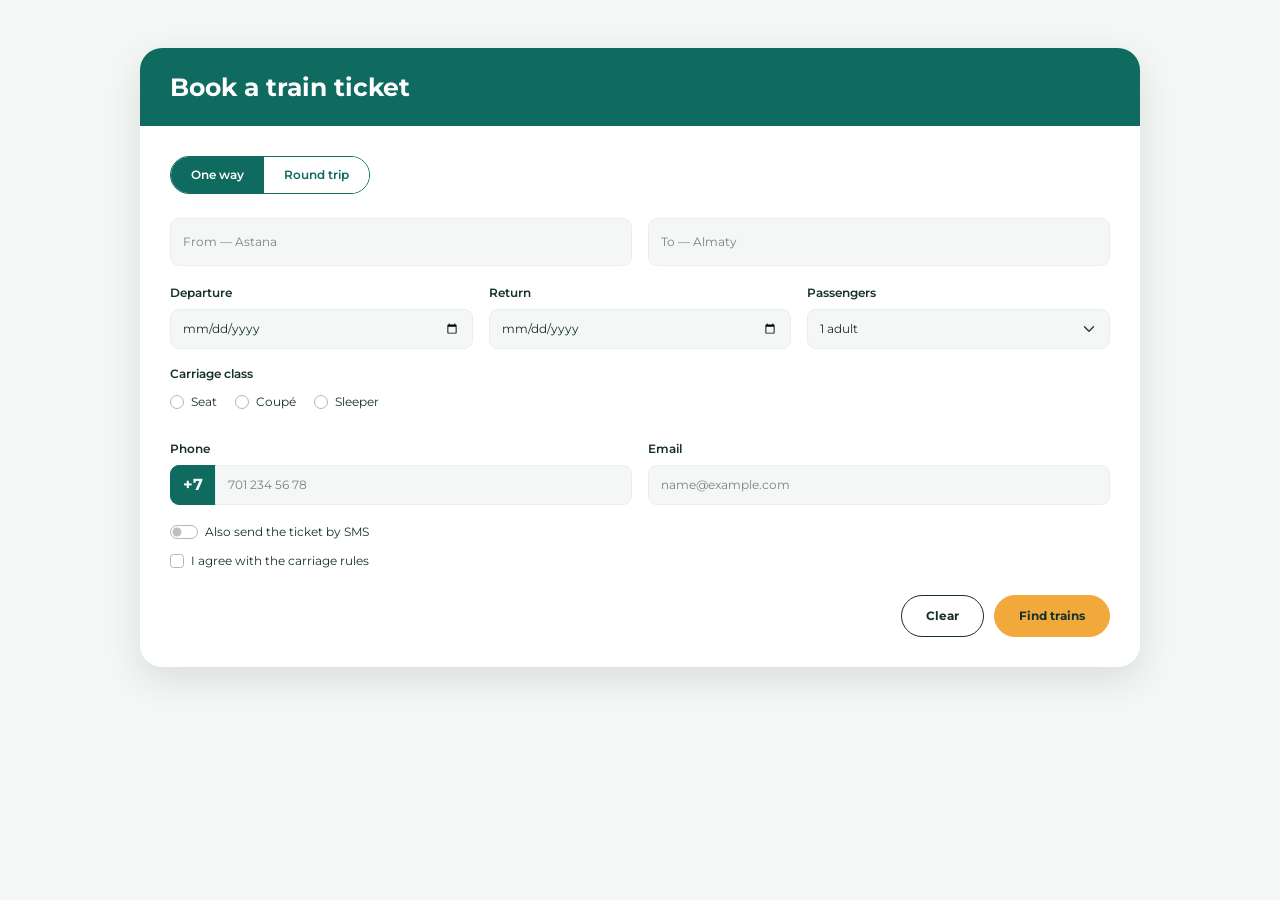
<file: index.html>
<!DOCTYPE html>
<html lang="en">
<head>
    <meta charset="UTF-8">
    <meta name="viewport" content="width=device-width, initial-scale=1.0">

    <title>Book a Train Ticket</title>

    <!-- Bootstrap CSS -->
    <link
        href="https://cdn.jsdelivr.net/npm/bootstrap@5.3.3/dist/css/bootstrap.min.css"
        rel="stylesheet"
    >

    <!-- Montserrat font -->
    <link rel="preconnect" href="https://fonts.googleapis.com">
    <link rel="preconnect" href="https://fonts.gstatic.com" crossorigin>
    <link
        href="https://fonts.googleapis.com/css2?family=Montserrat:wght@400;500;600;700&display=swap"
        rel="stylesheet"
    >

    <!-- Our CSS -->
    <link rel="stylesheet" href="style.css">
</head>

<body>
    <main class="container py-4 py-lg-5">
        <div class="booking-card mx-auto">

            <header class="booking-header">
                <h1>Book a train ticket</h1>
            </header>

            <form class="booking-form" action="#" method="get">

                <!-- Trip type -->
                <fieldset class="mb-4">
                    <legend class="visually-hidden">Trip type</legend>

                    <div class="trip-options">
                        <input
                            type="radio"
                            class="btn-check"
                            name="trip"
                            id="one-way"
                            value="one-way"
                            checked
                        >
                        <label class="btn trip-btn" for="one-way">
                            One way
                        </label>

                        <input
                            type="radio"
                            class="btn-check"
                            name="trip"
                            id="round-trip"
                            value="round-trip"
                        >
                        <label class="btn trip-btn" for="round-trip">
                            Round trip
                        </label>
                    </div>
                </fieldset>

                <!-- From and To -->
                <div class="row g-3 mb-3">
                    <div class="col-12 col-md-6">
                        <label for="from" class="visually-hidden">
                            From
                        </label>
                        <input
                            type="text"
                            class="form-control location-input"
                            id="from"
                            name="from"
                            placeholder="From — Astana"
                            aria-label="From"
                            required
                        >
                    </div>

                    <div class="col-12 col-md-6">
                        <label for="to" class="visually-hidden">
                            To
                        </label>
                        <input
                            type="text"
                            class="form-control location-input"
                            id="to"
                            name="to"
                            placeholder="To — Almaty"
                            aria-label="To"
                            required
                        >
                    </div>
                </div>

                <!-- Dates and passengers -->
                <div class="row g-3 mb-3">
                    <div class="col-12 col-md-4">
                        <label for="departure" class="form-label">
                            Departure
                        </label>
                        <input
                            type="date"
                            class="form-control"
                            id="departure"
                            name="departure"
                            required
                        >
                    </div>

                    <div class="col-12 col-md-4">
                        <label for="return" class="form-label">
                            Return
                        </label>
                        <input
                            type="date"
                            class="form-control"
                            id="return"
                            name="return"
                        >
                    </div>

                    <div class="col-12 col-md-4">
                        <label for="passengers" class="form-label">
                            Passengers
                        </label>
                        <select
                            class="form-select"
                            id="passengers"
                            name="passengers"
                        >
                            <option value="1" selected>1 adult</option>
                            <option value="2">2 adults</option>
                            <option value="3">3 adults</option>
                            <option value="4">4 adults</option>
                            <option value="5">5 adults</option>
                            <option value="6">6 adults</option>
                        </select>
                    </div>
                </div>

                <!-- Carriage class -->
                <fieldset class="mb-4">
                    <legend class="form-label">Carriage class</legend>

                    <div class="class-options">
                        <div class="form-check">
                            <input
                                class="form-check-input"
                                type="radio"
                                name="carriage"
                                id="seat"
                                value="seat"
                                required
                            >
                            <label class="form-check-label" for="seat">
                                Seat
                            </label>
                        </div>

                        <div class="form-check">
                            <input
                                class="form-check-input"
                                type="radio"
                                name="carriage"
                                id="coupe"
                                value="coupe"
                            >
                            <label class="form-check-label" for="coupe">
                                Coupé
                            </label>
                        </div>

                        <div class="form-check">
                            <input
                                class="form-check-input"
                                type="radio"
                                name="carriage"
                                id="sleeper"
                                value="sleeper"
                            >
                            <label class="form-check-label" for="sleeper">
                                Sleeper
                            </label>
                        </div>
                    </div>
                </fieldset>

                <!-- Phone and email -->
                <div class="row g-3 mb-3">
                    <div class="col-12 col-md-6">
                        <label for="phone" class="form-label">
                            Phone
                        </label>

                        <div class="input-group">
                            <span class="input-group-text country-code">
                                +7
                            </span>
                            <input
                                type="tel"
                                class="form-control"
                                id="phone"
                                name="phone"
                                placeholder="701 234 56 78"
                                autocomplete="tel-national"
                                required
                            >
                        </div>
                    </div>

                    <div class="col-12 col-md-6">
                        <label for="email" class="form-label">
                            Email
                        </label>
                        <input
                            type="email"
                            class="form-control"
                            id="email"
                            name="email"
                            placeholder="name@example.com"
                            autocomplete="email"
                            required
                        >
                    </div>
                </div>

                <!-- Optional SMS -->
                <div class="form-check form-switch mb-2">
                    <input
                        class="form-check-input"
                        type="checkbox"
                        role="switch"
                        id="sms"
                        name="sms"
                        value="yes"
                    >
                    <label class="form-check-label" for="sms">
                        Also send the ticket by SMS
                    </label>
                </div>

                <!-- Required agreement -->
                <div class="form-check mb-4">
                    <input
                        class="form-check-input"
                        type="checkbox"
                        id="agreement"
                        name="agreement"
                        value="yes"
                        required
                    >
                    <label class="form-check-label" for="agreement">
                        I agree with the carriage rules
                    </label>
                </div>

                <!-- Buttons -->
                <div class="form-actions">
                    <button
                        type="reset"
                        class="btn clear-btn"
                    >
                        Clear
                    </button>

                    <button
                        type="submit"
                        class="btn find-btn"
                    >
                        Find trains
                    </button>
                </div>

            </form>
        </div>
    </main>
</body>
</html>
</file>
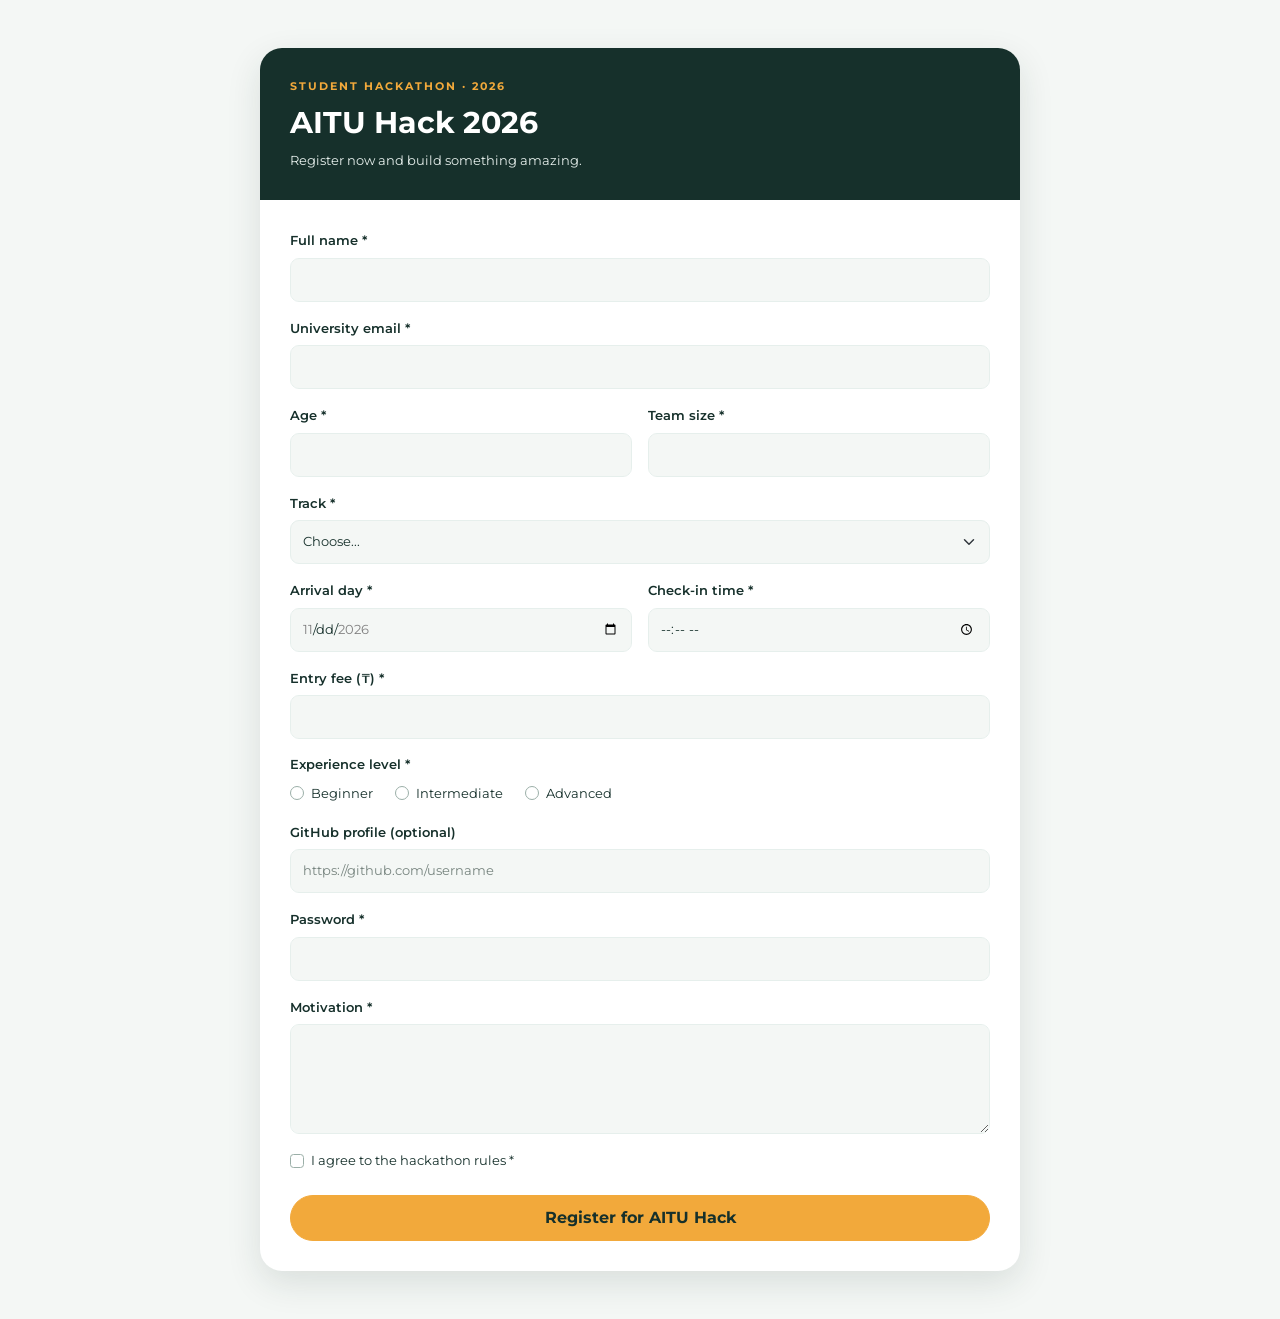
<file: task2.html>
<!DOCTYPE html>
<html lang="en">
<head>
    <meta charset="UTF-8">
    <meta name="viewport" content="width=device-width, initial-scale=1.0">

    <title>AITU Hack 2026 Registration</title>

    <link
        href="https://cdn.jsdelivr.net/npm/bootstrap@5.3.3/dist/css/bootstrap.min.css"
        rel="stylesheet"
    >

    <link rel="preconnect" href="https://fonts.googleapis.com">
    <link rel="preconnect" href="https://fonts.gstatic.com" crossorigin>
    <link
        href="https://fonts.googleapis.com/css2?family=Montserrat:wght@400;500;600;700&display=swap"
        rel="stylesheet"
    >

    <link rel="stylesheet" href="style.css">
</head>

<body class="hackathon-page">

<main class="container py-4 py-lg-5">
    <div class="hackathon-card mx-auto">

        <header class="hackathon-header">
            <p class="hackathon-label">STUDENT HACKATHON · 2026</p>
            <h1>AITU Hack 2026</h1>
            <p>Register now and build something amazing.</p>
        </header>

        <form class="hackathon-form" action="#" method="get">

            <!-- Full name -->
            <div class="mb-3">
                <label for="full-name" class="form-label">
                    Full name *
                </label>

                <input
                    type="text"
                    class="form-control"
                    id="full-name"
                    name="full_name"
                    minlength="2"
                    maxlength="40"
                    required
                    autocomplete="name"
                    aria-describedby="name-error"
                >

                <div class="invalid-feedback" id="name-error">
                    Enter a name containing 2–40 characters.
                </div>
            </div>

            <!-- University email -->
            <div class="mb-3">
                <label for="university-email" class="form-label">
                    University email *
                </label>

                <input
                    type="email"
                    class="form-control"
                    id="university-email"
                    name="university_email"
                    required
                    autocomplete="email"
                    aria-describedby="email-error"
                >

                <div class="invalid-feedback" id="email-error">
                    Enter a valid email address.
                </div>
            </div>

            <!-- Age and team size -->
            <div class="row g-3 mb-3">
                <div class="col-12 col-md-6">
                    <label for="age" class="form-label">
                        Age *
                    </label>

                    <input
                        type="number"
                        class="form-control"
                        id="age"
                        name="age"
                        min="16"
                        max="30"
                        step="1"
                        required
                        aria-describedby="age-error"
                    >

                    <div class="invalid-feedback" id="age-error">
                        Age must be a whole number from 16 to 30.
                    </div>
                </div>

                <div class="col-12 col-md-6">
                    <label for="team-size" class="form-label">
                        Team size *
                    </label>

                    <input
                        type="number"
                        class="form-control"
                        id="team-size"
                        name="team_size"
                        min="1"
                        max="4"
                        step="1"
                        required
                        aria-describedby="team-error"
                    >

                    <div class="invalid-feedback" id="team-error">
                        Choose a whole number from 1 to 4.
                    </div>
                </div>
            </div>

            <!-- Track -->
            <div class="mb-3">
                <label for="track" class="form-label">
                    Track *
                </label>

                <select
                    class="form-select"
                    id="track"
                    name="track"
                    required
                    aria-describedby="track-error"
                >
                    <option value="" selected disabled>Choose...</option>
                    <option value="Web">Web</option>
                    <option value="Mobile">Mobile</option>
                    <option value="AI">AI</option>
                    <option value="GameDev">GameDev</option>
                </select>

                <div class="invalid-feedback" id="track-error">
                    Please select a track.
                </div>
            </div>

            <!-- Arrival date and check-in time -->
            <div class="row g-3 mb-3">
                <div class="col-12 col-md-6">
                    <label for="arrival-day" class="form-label">
                        Arrival day *
                    </label>

                    <input
                        type="date"
                        class="form-control"
                        id="arrival-day"
                        name="arrival_day"
                        min="2026-11-20"
                        max="2026-11-22"
                        required
                        aria-describedby="arrival-error"
                    >

                    <div class="invalid-feedback" id="arrival-error">
                        Choose a date from November 20 to 22, 2026.
                    </div>
                </div>

                <div class="col-12 col-md-6">
                    <label for="check-in" class="form-label">
                        Check-in time *
                    </label>

                    <input
                        type="time"
                        class="form-control"
                        id="check-in"
                        name="check_in"
                        min="09:00"
                        max="18:00"
                        step="1800"
                        required
                        aria-describedby="time-error"
                    >

                    <div class="invalid-feedback" id="time-error">
                        Choose a time from 09:00 to 18:00
                        in 30-minute intervals.
                    </div>
                </div>
            </div>

            <!-- Entry fee -->
            <div class="mb-3">
                <label for="entry-fee" class="form-label">
                    Entry fee (₸) *
                </label>

                <input
                    type="number"
                    class="form-control"
                    id="entry-fee"
                    name="entry_fee"
                    min="0"
                    max="5000"
                    step="500"
                    required
                    aria-describedby="fee-error"
                >

                <div class="invalid-feedback" id="fee-error">
                    Enter an amount from 0 to 5000 in steps of 500 ₸.
                </div>
            </div>

            <!-- Experience level -->
            <fieldset class="mb-3">
                <legend class="form-label">Experience level *</legend>

                <div class="experience-options">
                    <div class="form-check">
                        <input
                            class="form-check-input"
                            type="radio"
                            name="experience"
                            id="beginner"
                            value="Beginner"
                            required
                        >
                        <label class="form-check-label" for="beginner">
                            Beginner
                        </label>
                    </div>

                    <div class="form-check">
                        <input
                            class="form-check-input"
                            type="radio"
                            name="experience"
                            id="intermediate"
                            value="Intermediate"
                        >
                        <label class="form-check-label" for="intermediate">
                            Intermediate
                        </label>
                    </div>

                    <div class="form-check">
                        <input
                            class="form-check-input"
                            type="radio"
                            name="experience"
                            id="advanced"
                            value="Advanced"
                        >
                        <label class="form-check-label" for="advanced">
                            Advanced
                        </label>
                    </div>
                </div>

                <div class="invalid-feedback" id="experience-error">
                    Select your experience level.
                </div>
            </fieldset>

            <!-- GitHub profile -->
            <div class="mb-3">
                <label for="github" class="form-label">
                    GitHub profile (optional)
                </label>

                <input
                    type="url"
                    class="form-control"
                    id="github"
                    name="github"
                    placeholder="https://github.com/username"
                    aria-describedby="github-error"
                >

                <div class="invalid-feedback" id="github-error">
                    Enter a complete URL, including https://.
                </div>
            </div>

            <!-- Password -->
            <div class="mb-3">
                <label for="password" class="form-label">
                    Password *
                </label>

                <input
                    type="password"
                    class="form-control"
                    id="password"
                    name="password"
                    minlength="8"
                    maxlength="20"
                    required
                    autocomplete="new-password"
                    aria-describedby="password-error"
                >

                <div class="invalid-feedback" id="password-error">
                    Password must contain 8–20 characters.
                </div>
            </div>

            <!-- Motivation -->
            <div class="mb-3">
                <label for="motivation" class="form-label">
                    Motivation *
                </label>

                <textarea
                    class="form-control"
                    id="motivation"
                    name="motivation"
                    rows="4"
                    minlength="50"
                    maxlength="300"
                    required
                    aria-describedby="motivation-error"
                ></textarea>

                <div class="invalid-feedback" id="motivation-error">
                    Write between 50 and 300 characters.
                </div>
            </div>

            <!-- Agreement -->
            <div class="mb-4">
                <div class="form-check">
                    <input
                        class="form-check-input"
                        type="checkbox"
                        id="rules"
                        name="rules"
                        value="accepted"
                        required
                        aria-describedby="rules-error"
                    >

                    <label class="form-check-label" for="rules">
                        I agree to the hackathon rules *
                    </label>
                </div>

                <div class="invalid-feedback" id="rules-error">
                    You must agree to the rules.
                </div>
            </div>

            <button type="submit" class="btn hackathon-submit">
                Register for AITU Hack
            </button>

        </form>
    </div>
</main>

</body>
</html>
</file>
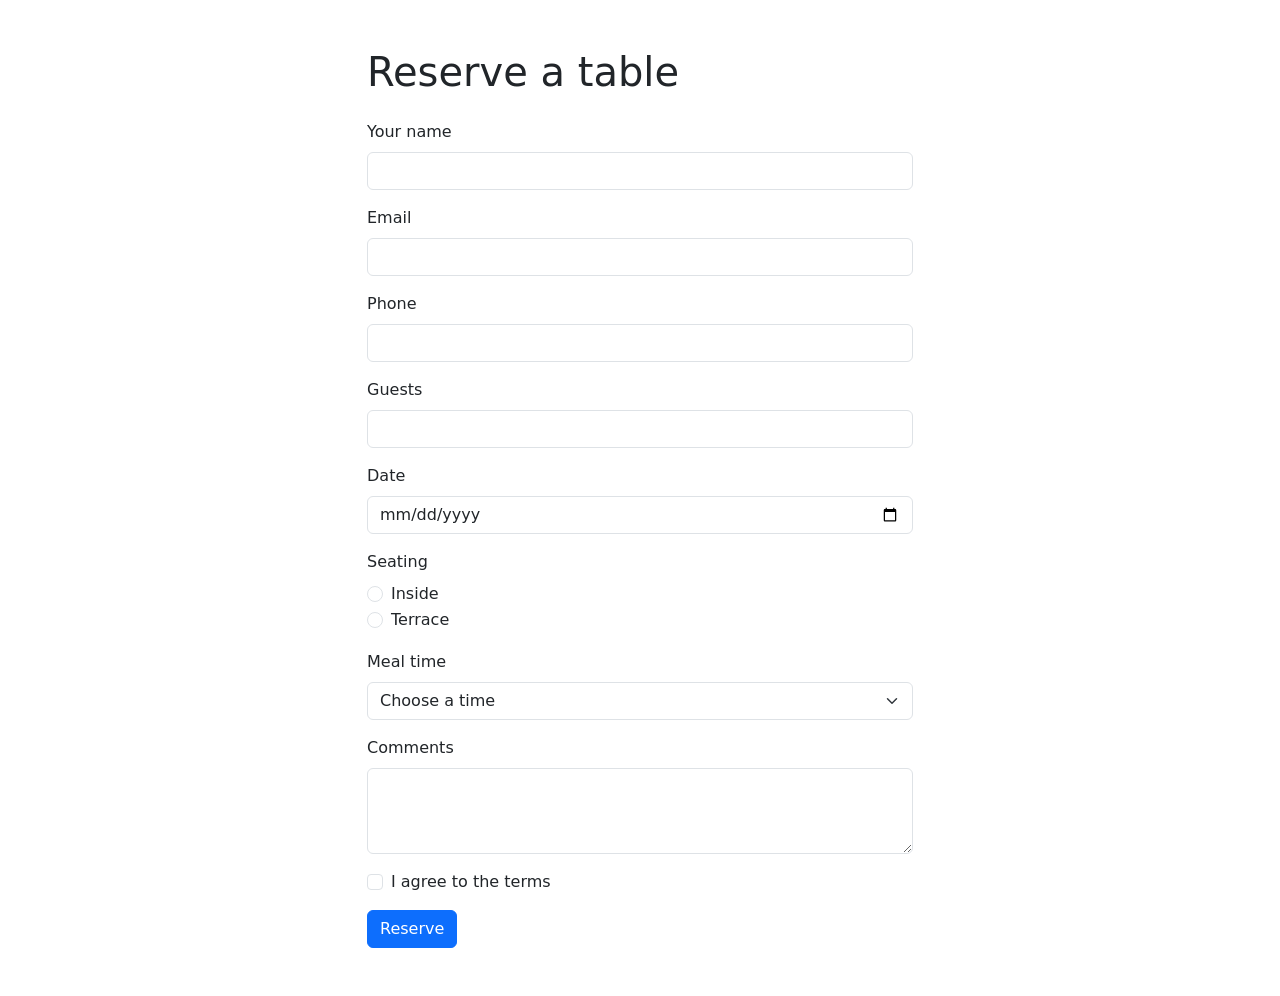
<file: task3.html>
<!DOCTYPE html>
<html lang="en">
<head>
  <meta charset="UTF-8">
  <meta name="viewport" content="width=device-width, initial-scale=1.0">
  <title>Reserve a Table</title>

  <link
    href="https://cdn.jsdelivr.net/npm/bootstrap@5.3.3/dist/css/bootstrap.min.css"
    rel="stylesheet"
  >
</head>
<body>
  <main class="container py-5">
    <div class="row justify-content-center">
      <div class="col-12 col-md-8 col-lg-6">
        <!-- Изменили h2 на h1 -->
        <h1 class="mb-4">Reserve a table</h1>

        <form action="#" method="post">
          <div class="mb-3">
            <label for="name" class="form-label">Your name</label>
            <input
              type="text"
              class="form-control"
              id="name"
              name="name"
              required
            >
          </div>

          <div class="mb-3">
            <label for="email" class="form-label">Email</label>
            <input
              type="email"
              class="form-control"
              id="email"
              name="email"
              required
            >
          </div>

          <div class="mb-3">
            <label for="phone" class="form-label">Phone</label>
            <input
              type="tel"
              class="form-control"
              id="phone"
              name="phone"
              required
            >
          </div>

          <div class="mb-3">
            <label for="guests" class="form-label">Guests</label>
            <input
              type="number"
              class="form-control"
              id="guests"
              name="guests"
              min="1"
              max="20"
              required
            >
          </div>

          <div class="mb-3">
            <label for="date" class="form-label">Date</label>
            <input
              type="date"
              class="form-control"
              id="date"
              name="date"
              required
            >
          </div>

          <fieldset class="mb-3">
            <legend class="fs-6">Seating</legend>

            <div class="form-check">
              <input
                type="radio"
                class="form-check-input"
                name="seating"
                id="inside"
                value="inside"
                required
              >
              <label class="form-check-label" for="inside">
                Inside
              </label>
            </div>

            <div class="form-check">
              <input
                type="radio"
                class="form-check-input"
                name="seating"
                id="terrace"
                value="terrace"
              >
              <label class="form-check-label" for="terrace">
                Terrace
              </label>
            </div>
          </fieldset>

          <div class="mb-3">
            <label for="meal-time" class="form-label">Meal time</label>
            <select
              class="form-select"
              id="meal-time"
              name="meal-time"
              required
            >
              <option value="">Choose a time</option>
              <option value="lunch">Lunch</option>
              <option value="dinner">Dinner</option>
            </select>
          </div>

          <div class="mb-3">
            <label for="comments" class="form-label">Comments</label>
            <textarea
              class="form-control"
              id="comments"
              name="comments"
              rows="3"
            ></textarea>
          </div>

          <div class="form-check mb-3">
            <input
              type="checkbox"
              class="form-check-input"
              id="terms"
              name="terms"
              value="agreed"
              required
            >
            <label class="form-check-label" for="terms">
              I agree to the terms
            </label>
          </div>

          <button type="submit" class="btn btn-primary">
            Reserve
          </button>
        </form>
      </div>
    </div>
  </main>
</body>
</html>
</file>
<file: style.css>
/* General styles */
:root {
    --green: #0F6B5F;
    --orange: #F2A93B;
    --dark-green: #16302B;
    --page-bg: #F4F7F5;
    --border-color: #E6EFEC;
}

body {
    margin: 0;
    background-color: var(--page-bg);
    color: var(--dark-green);
    font-family: "Montserrat", sans-serif;
    font-size: 14px;
}

/* Main booking card */
.booking-card {
    width: 100%;
    max-width: 1000px;
    overflow: hidden;
    background-color: #ffffff;
    border-radius: 22px;
    box-shadow: 0 12px 35px rgba(22, 48, 43, 0.12);
}

/* Green header */
.booking-header {
    padding: 24px 30px;
    color: #ffffff;
    background-color: var(--green);
}

.booking-header h1 {
    margin: 0;
    font-size: 25px;
    font-weight: 700;
}

/* Form spacing */
.booking-form {
    padding: 30px;
}

.form-label,
.form-check-label {
    color: var(--dark-green);
}

.form-label {
    margin-bottom: 7px;
    font-size: 12px;
    font-weight: 600;
}

fieldset {
    min-width: 0;
    padding: 0;
    border: 0;
}

legend.form-label {
    float: none;
    width: auto;
    margin-bottom: 8px;
}

/* Inputs and dropdowns */
.form-control,
.form-select {
    min-height: 40px;
    border: 1px solid var(--border-color);
    border-radius: 9px;
    background-color: var(--page-bg);
    color: var(--dark-green);
    font-family: inherit;
    font-size: 12px;
}

.form-control:focus,
.form-select:focus {
    border-color: var(--green);
    box-shadow: 0 0 0 3px rgba(15, 107, 95, 0.12);
}

.location-input {
    min-height: 48px;
}

.form-control::placeholder {
    color: #77847F;
    opacity: 1;
}

/* Phone prefix */
.country-code {
    border: 1px solid var(--green);
    border-radius: 9px 0 0 9px;
    background-color: var(--green);
    color: #ffffff;
    font-weight: 700;
}

.input-group .form-control {
    border-radius: 0 9px 9px 0;
}

/* Trip type buttons */
.trip-options {
    display: inline-flex;
    overflow: hidden;
    border: 1px solid var(--green);
    border-radius: 30px;
}

.trip-btn {
    padding: 9px 20px;
    border: 0;
    border-radius: 0;
    background-color: #ffffff;
    color: var(--green);
    font-size: 12px;
    font-weight: 600;
}

.btn-check:checked + .trip-btn {
    background-color: var(--green);
    color: #ffffff;
}

.trip-btn:hover {
    border-color: var(--green);
    background-color: var(--green);
    color: #ffffff;
}

/* Carriage class */
.class-options {
    display: flex;
    flex-wrap: wrap;
    gap: 18px;
}

.form-check {
    min-height: auto;
}

.form-check-input {
    border-color: #AABBB5;
    cursor: pointer;
}

.form-check-input:checked {
    border-color: var(--green);
    background-color: var(--green);
}

.form-check-input:focus {
    border-color: var(--green);
    box-shadow: 0 0 0 3px rgba(15, 107, 95, 0.12);
}

.form-check-label {
    font-size: 12px;
    cursor: pointer;
}

.form-switch .form-check-input {
    width: 2em;
}

/* Action buttons */
.form-actions {
    display: flex;
    justify-content: flex-end;
    gap: 10px;
}

.form-actions .btn {
    min-height: 42px;
    padding: 10px 24px;
    border-radius: 25px;
    font-family: inherit;
    font-size: 12px;
    font-weight: 700;
}

.clear-btn {
    border: 1px solid var(--dark-green);
    background-color: #ffffff;
    color: var(--dark-green);
}

.clear-btn:hover {
    background-color: var(--dark-green);
    color: #ffffff;
}

.find-btn {
    border: 1px solid var(--orange);
    background-color: var(--orange);
    color: var(--dark-green);
}

.find-btn:hover {
    border-color: #E39A25;
    background-color: #E39A25;
    color: var(--dark-green);
}

/* Keyboard accessibility */
.btn:focus-visible,
.form-check-input:focus-visible {
    outline: 3px solid var(--orange);
    outline-offset: 3px;
}

/* Phone layout */
@media (max-width: 575.98px) {
    .booking-card {
        border-radius: 17px;
    }

    .booking-header {
        padding: 17px 18px;
    }

    .booking-header h1 {
        font-size: 18px;
    }

    .booking-form {
        padding: 18px 14px;
    }

    .booking-form fieldset.mb-4 {
        margin-bottom: 18px !important;
    }

    .trip-btn {
        padding: 7px 15px;
        font-size: 10px;
    }

    .class-options {
        gap: 12px;
    }

    .form-actions {
        flex-direction: column-reverse;
        gap: 8px;
    }

    .form-actions .btn {
        width: 100%;
        min-height: 38px;
        padding: 9px 15px;
        font-size: 11px;
    }
}

/* Task 2: AITU Hack registration */

.hackathon-page {
    background-color: #F4F7F5;
}

.hackathon-card {
    width: 100%;
    max-width: 760px;
    overflow: hidden;
    background: #ffffff;
    border-radius: 22px;
    box-shadow: 0 12px 35px rgba(22, 48, 43, 0.12);
}

.hackathon-header {
    padding: 30px;
    background-color: #16302B;
    color: #ffffff;
}

.hackathon-label {
    margin-bottom: 10px;
    color: #F2A93B;
    font-size: 11px;
    font-weight: 700;
    letter-spacing: 2px;
}

.hackathon-header h1 {
    margin-bottom: 10px;
    font-size: 30px;
    font-weight: 700;
}

.hackathon-header > p:last-child {
    margin-bottom: 0;
    font-size: 13px;
    color: #E6EFEC;
}

.hackathon-form {
    padding: 30px;
}

.hackathon-form .form-label {
    color: #16302B;
    font-size: 13px;
    font-weight: 600;
}

.hackathon-form .form-control,
.hackathon-form .form-select {
    min-height: 44px;
    border-color: #E6EFEC;
    border-radius: 9px;
    background-color: #F4F7F5;
    font-family: inherit;
    font-size: 13px;
}

.hackathon-form textarea.form-control {
    min-height: 110px;
    resize: vertical;
}

.hackathon-form .form-control:focus,
.hackathon-form .form-select:focus {
    border-color: #0F6B5F;
    box-shadow: 0 0 0 3px rgba(15, 107, 95, 0.12);
}

/* Experience options */
.experience-options {
    display: flex;
    flex-wrap: wrap;
    gap: 22px;
}

.hackathon-form .form-check-input {
    border-color: #9BAFA8;
}

.hackathon-form .form-check-input:checked {
    border-color: #0F6B5F;
    background-color: #0F6B5F;
}

.hackathon-form .form-check-label {
    font-size: 13px;
}

/* Show validation feedback after user interaction */
.hackathon-form :is(input, select, textarea):user-invalid {
    border-color: #DC3545;
}

.hackathon-form :is(input, select, textarea):user-valid {
    border-color: #198754;
}

.hackathon-form
:is(input, select, textarea):user-invalid
~ .invalid-feedback {
    display: block;
}

.hackathon-form
:is(input, select, textarea):user-valid
~ .invalid-feedback {
    display: none;
}

/* Radio group feedback */
.experience-options:has(input:user-invalid) ~ .invalid-feedback {
    display: block;
}

/* Agreement feedback */
.hackathon-form .mb-4:has(#rules:user-invalid) > .invalid-feedback {
    display: block;
}

.hackathon-form .mb-4:has(#rules:user-valid) > .invalid-feedback {
    display: none;
}

/* Submit button */
.hackathon-submit {
    width: 100%;
    min-height: 46px;
    border: 1px solid #F2A93B;
    border-radius: 25px;
    background-color: #F2A93B;
    color: #16302B;
    font-family: inherit;
    font-weight: 700;
}

.hackathon-submit:hover {
    border-color: #E39A25;
    background-color: #E39A25;
    color: #16302B;
}

.hackathon-form :is(input, select, textarea, button):focus-visible {
    outline: 3px solid #F2A93B;
    outline-offset: 3px;
}

/* Mobile layout */
@media (max-width: 575.98px) {
    .hackathon-card {
        border-radius: 16px;
    }

    .hackathon-header {
        padding: 23px 20px;
    }

    .hackathon-header h1 {
        font-size: 24px;
    }

    .hackathon-form {
        padding: 22px 18px;
    }

    .experience-options {
        flex-direction: column;
        gap: 10px;
    }
}
</file>
